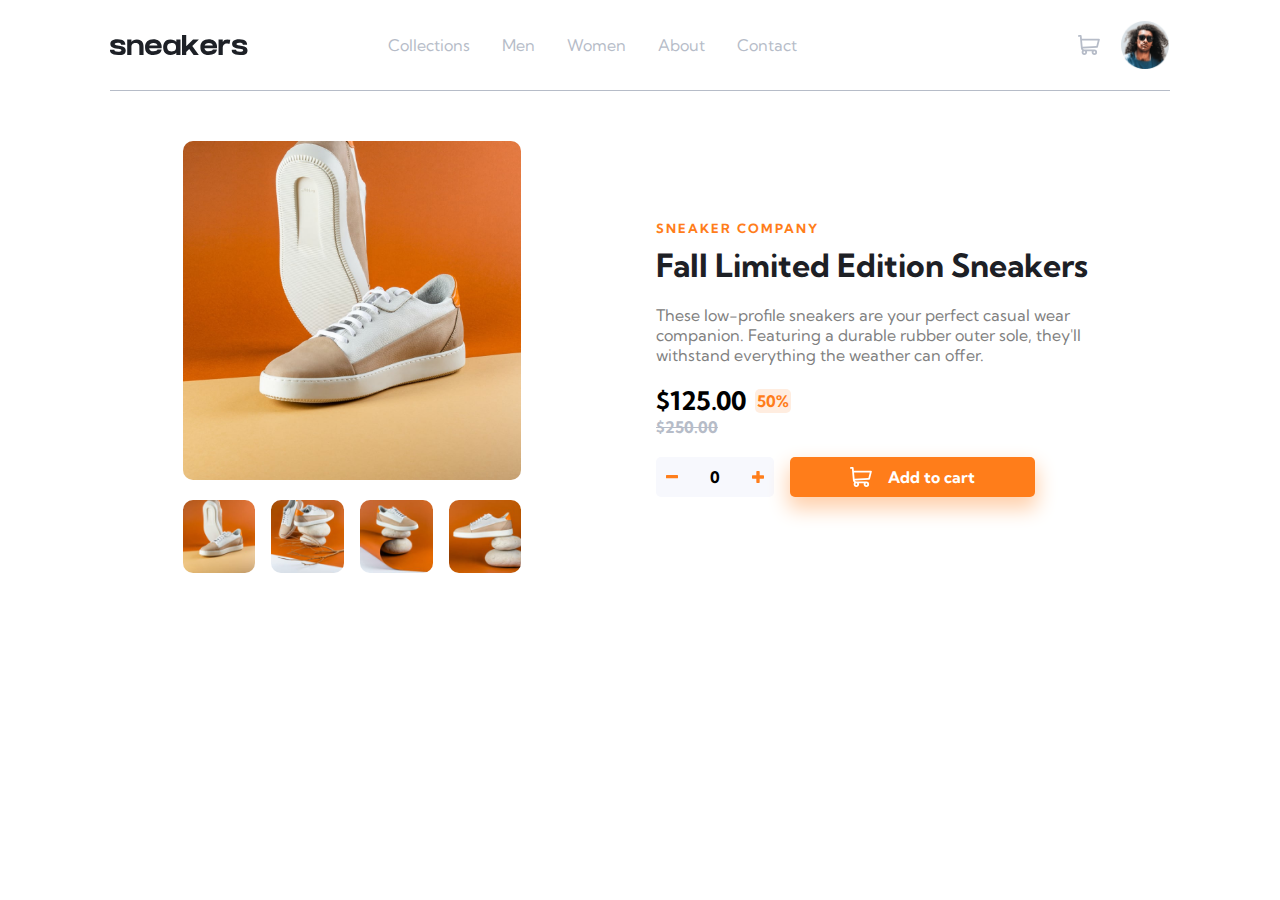
<file: ecommerce-product-page-main/index.html>
<!DOCTYPE html>
<html lang="en">
<head>
  <meta charset="UTF-8">
  <meta name="viewport" content="width=device-width, initial-scale=1.0"> 
  <link rel="icon" type="image/png" sizes="32x32" href="./images/favicon-32x32.png">
  <title>Frontend Mentor | E-commerce product page</title>
  <link rel="stylesheet" href="style.css">
  <script src="script.js" defer></script>
</head>
<body data-menu="close">
  <header>
    <nav>
      <img src="./images/icon-menu.svg" alt="Open Menu Btn" class="menu open-btn" />
  
      <img src="./images/logo.svg" alt="Logo" class="logo" />
  
      <ul class="nav-links">
        <img src="./images/icon-close.svg" alt="Close Menu Btn" class="menu close-btn" />
        <li><a href="#">Collections</a></li>
        <li><a href="#">Men</a></li>
        <li><a href="#">Women</a></li>
        <li><a href="#">About</a></li>
        <li><a href="#">Contact</a></li>
      </ul>
      
      <div class="mini-menu">
        <svg width="22" height="20" xmlns="http://www.w3.org/2000/svg" class="cart-icon">
          <path d="M20.925 3.641H3.863L3.61.816A.896.896 0 0 0 2.717 0H.897a.896.896 0 1 0 0 1.792h1l1.031 11.483c.073.828.52 1.726 1.291 2.336C2.83 17.385 4.099 20 6.359 20c1.875 0 3.197-1.87 2.554-3.642h4.905c-.642 1.77.677 3.642 2.555 3.642a2.72 2.72 0 0 0 2.717-2.717 2.72 2.72 0 0 0-2.717-2.717H6.365c-.681 0-1.274-.41-1.53-1.009l14.321-.842a.896.896 0 0 0 .817-.677l1.821-7.283a.897.897 0 0 0-.87-1.114ZM6.358 18.208a.926.926 0 0 1 0-1.85.926.926 0 0 1 0 1.85Zm10.015 0a.926.926 0 0 1 0-1.85.926.926 0 0 1 0 1.85Zm2.021-7.243-13.8.81-.57-6.341h15.753l-1.383 5.53Z" fill-rule="nonzero" />
        </svg>
        
        <div class="user">
          <img src="./images/image-avatar.png" alt="Avatar" class="avatar" /> 
        </div>
      </div>
      
      <div class="cart">
        <h3 class="cart__title">Cart</h3>
          
        <div class="products">
          <p class="void">Your cart is empty.</p> 
        
          <ul class="elements">
           
          </ul>
        </div>     
      </div>
    </nav>
  </header>

  <main>
    <div class="img-gallery">
      <div class="gallery-commands previous">
        <svg width="12" height="18" xmlns="http://www.w3.org/2000/svg">
          <path d="M11 1 3 9l8 8" stroke="#1D2026" stroke-width="3" fill="none" fill-rule="evenodd" />
        </svg>
      </div>

      <img src="./images/image-product-1.jpg" alt="Main Image" class="main-img" />
    
      <div class="gallery-commands next">
        <svg width="13" height="18" xmlns="http://www.w3.org/2000/svg">
          <path d="m2 1 8 8-8 8" stroke="#1D2026" stroke-width="3" fill="none" fill-rule="evenodd" />
        </svg>
      </div>

      <div class="thumbnail-images">
        <a href="#">
          <img src="./images/image-product-1-thumbnail.jpg" alt="Image of Thumbnail" class="thumb" />
        </a>
        <a href="#">
          <img src="./images/image-product-2-thumbnail.jpg" alt="Image of Thumbnail" class="thumb" />
        </a>
        <a href="#">
          <img src="./images/image-product-3-thumbnail.jpg" alt="Image of Thumbnail" class="thumb" />
        </a>
        <a href="#">
          <img src="./images/image-product-4-thumbnail.jpg" alt="Image of Thumbnail" class="thumb" />
        </a>
      </div>
    </div>

    <div class="main-content">
      <h1 class="title">Fall Limited Edition Sneakers</h1>
      <p class="desc">These low-profile sneakers are your perfect casual wear companion. Featuring a durable rubber outer sole, they'll withstand everything the weather can offer.</p>
    
      <p class="price">$125.00</p>

      <div class="commands">
        <div class="counter">
          <img src="./images/icon-minus.svg" alt="Minus icon" class="minus-btn" />
          <span class="number">0</span>
          <img src="./images/icon-plus.svg" alt="Plus icon" class="plus-btn" />
        </div>

        <div class="btn-add-to">
          <svg width="22" height="20" xmlns="http://www.w3.org/2000/svg">
            <path d="M20.925 3.641H3.863L3.61.816A.896.896 0 0 0 2.717 0H.897a.896.896 0 1 0 0 1.792h1l1.031 11.483c.073.828.52 1.726 1.291 2.336C2.83 17.385 4.099 20 6.359 20c1.875 0 3.197-1.87 2.554-3.642h4.905c-.642 1.77.677 3.642 2.555 3.642a2.72 2.72 0 0 0 2.717-2.717 2.72 2.72 0 0 0-2.717-2.717H6.365c-.681 0-1.274-.41-1.53-1.009l14.321-.842a.896.896 0 0 0 .817-.677l1.821-7.283a.897.897 0 0 0-.87-1.114ZM6.358 18.208a.926.926 0 0 1 0-1.85.926.926 0 0 1 0 1.85Zm10.015 0a.926.926 0 0 1 0-1.85.926.926 0 0 1 0 1.85Zm2.021-7.243-13.8.81-.57-6.341h15.753l-1.383 5.53Z" fill-rule="nonzero" />
          </svg>

          <p>Add to cart</p>
        </div>
      </div>
    </div>
  </main>

  <section>
    <div class="container">
      <svg width="14" height="15" xmlns="http://www.w3.org/2000/svg" class="close-btn">
        <path d="m11.596.782 2.122 2.122L9.12 7.499l4.597 4.597-2.122 2.122L7 9.62l-4.595 4.597-2.122-2.122L4.878 7.5.282 2.904 2.404.782l4.595 4.596L11.596.782Z" fill-rule="evenodd" />
      </svg>
  
      <div class="img-gallery">
        <div class="gallery-commands previous">
          <svg width="12" height="18" xmlns="http://www.w3.org/2000/svg">
            <path d="M11 1 3 9l8 8" stroke="#1D2026" stroke-width="3" fill="none" fill-rule="evenodd" />
          </svg>
        </div>
  
        <img src="./images/image-product-1.jpg" alt="Main Image" class="main-img" />
      
        <div class="gallery-commands next">
          <svg width="13" height="18" xmlns="http://www.w3.org/2000/svg">
            <path d="m2 1 8 8-8 8" stroke="#1D2026" stroke-width="3" fill="none" fill-rule="evenodd" />
          </svg>
        </div>
  
        <div class="thumbnail-images">
          <a href="#">
            <img src="./images/image-product-1-thumbnail.jpg" alt="Image of Thumbnail" class="thumb" />
          </a>
          <a href="#">
            <img src="./images/image-product-2-thumbnail.jpg" alt="Image of Thumbnail" class="thumb" />
          </a>
          <a href="#">
            <img src="./images/image-product-3-thumbnail.jpg" alt="Image of Thumbnail" class="thumb" />
          </a>
          <a href="#">
            <img src="./images/image-product-4-thumbnail.jpg" alt="Image of Thumbnail" class="thumb" />
          </a>
        </div>
      </div>
    </div>
  </section>
</body>
</html>
</file>
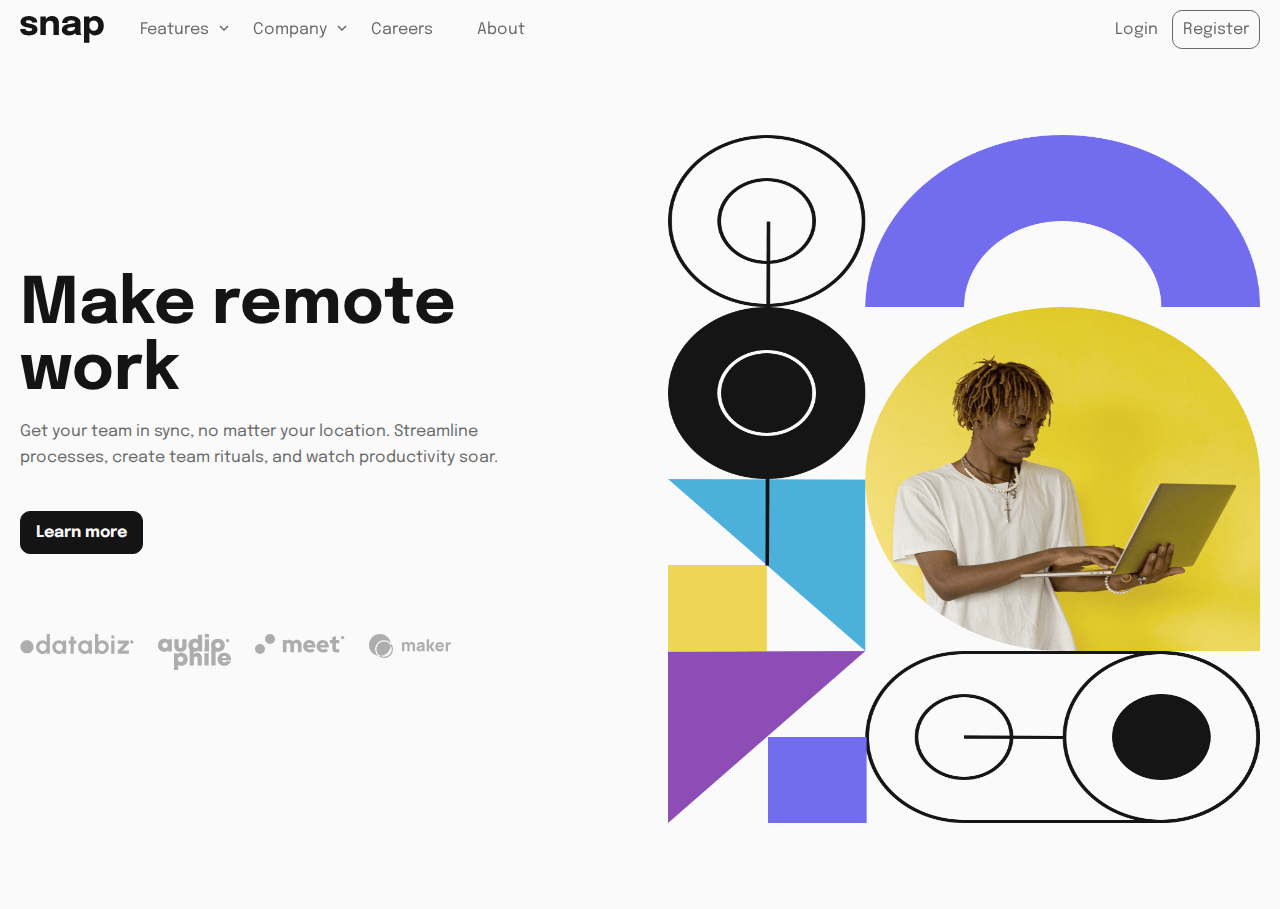
<file: Intro section with dropdown navigation/index.html>
<!DOCTYPE html>
<html lang="en">
<head>
  <meta charset="UTF-8">
  <meta http-equiv="X-UA-Compatible" content="IE=edge">
  <meta name="viewport" content="width=device-width, initial-scale=1.0">
  <title>Intro section with dropdown navigation</title>
  <link rel="stylesheet" href="style.css">
  <script src="script.js" defer></script>
</head>
<body data-before="false">
  <!-- Main -->
  <main>
    <!-- Header -->
    <header>
      <img src="./images/logo.svg" alt="Logo" class="logo">

      <img src="./images/icon-menu.svg" alt="" class="menu open">

      <nav>
        <img src="./images/icon-close-menu.svg" alt="" class="menu close">

        <ul class="navbar">
          <li class="nav-elements">
            <a href="#" class="nav-links" data-arrow="down">Features</a>

            <ul class="dropdown">
              <li>
                <a href="#">
                  <img src="./images//icon-todo.svg" alt="" class="icons">
                  Todo List
                </a>
              </li>

              <li>
                <a href="#">
                  <img src="./images//icon-calendar.svg" alt="" class="icons">
                  Calendar
                </a>
              </li>

              <li>
                <a href="#">
                  <img src="./images//icon-reminders.svg" alt="" class="icons">
                  Reminders
                </a>
              </li>

              <li>
                <a href="#">
                  <img src="./images//icon-planning.svg" alt="" class="icons">
                  Planning
                </a>
              </li>
            </ul>
          </li>

          <li class="nav-elements">
            <a href="#" class="nav-links" data-arrow="down">Company</a>

            <ul class="dropdown">
              <li><a href="#">History</a></li>
              <li><a href="#">Our Team</a></li>
              <li><a href="#">Blog</a></li>
            </ul>
          </li>

          <li class="nav-elements">
            <a href="#" class="nav-links">Careers</a>
          </li>

          <li class="nav-elements">
            <a href="#" class="nav-links">About</a>
          </li>
        </ul>
      </nav>

      <div class="btn-container">
        <div class="btn login">Login</div>
        <button class="btn register">Register</button>
      </div>
    </header>

    <div class="container">
      <img alt="" class="main__image">
      
      <div class="wrapper">
        <div class="main__content">
          <h1 class="title">Make remote work</h1>
          <p class="desc">Get your team in sync, no matter your location. Streamline processes, create team rituals, and watch productivity soar.</p>
          <button class="learn-more">Learn more</button>
        </div>
    
        <div class="sponsors">
          <img src="./images/client-databiz.svg" alt="" class="sponsor">
          <img src="./images/client-audiophile.svg" alt="" class="sponsor">
          <img src="./images/client-meet.svg" alt="" class="sponsor">
          <img src="./images/client-maker.svg" alt="" class="sponsor">
        </div>
      </div>    
    </div>
  </main>
  
</body>
</html>
</file>
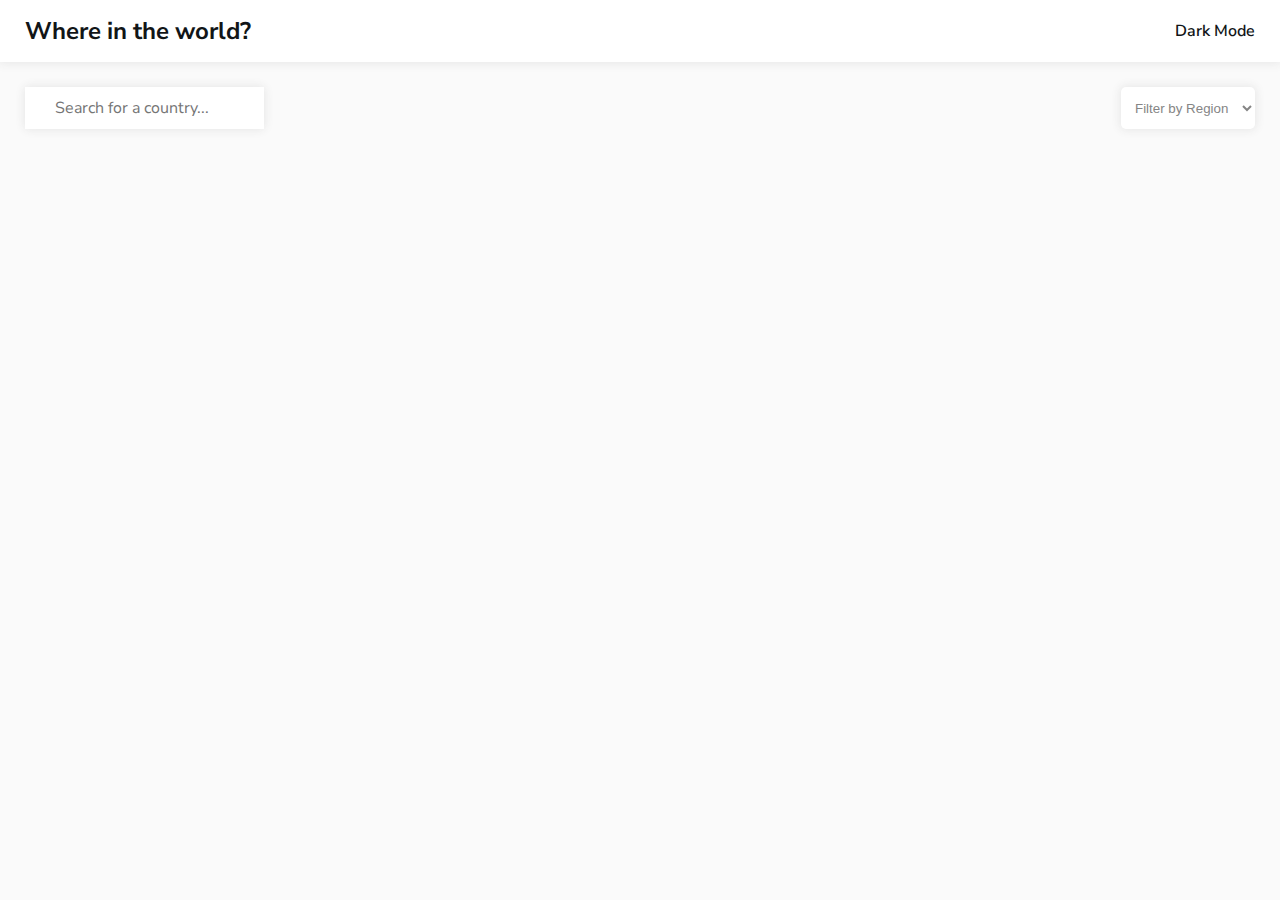
<file: rest-countries-api-with-color-theme-switcher-master/index.html>
<!DOCTYPE html>
<html lang="en">
<head>
    <meta charset="UTF-8">
    <meta http-equiv="X-UA-Compatible" content="IE=edge">
    <meta name="viewport" content="width=device-width, initial-scale=1.0">
    <title>Rest Countries Api | Giovanni Cappelletto</title>
    <link rel="stylesheet" href="https://cdnjs.cloudflare.com/ajax/libs/font-awesome/6.1.1/css/all.min.css" integrity="sha512-KfkfwYDsLkIlwQp6LFnl8zNdLGxu9YAA1QvwINks4PhcElQSvqcyVLLD9aMhXd13uQjoXtEKNosOWaZqXgel0g==" crossorigin="anonymous" referrerpolicy="no-referrer" />
    <link rel="stylesheet" href="style.css">
    <script src="script.js" defer></script>
</head>
<body>
    <header>
        <h1 class="title">Where in the world?</h1>
        <button class="header__btn">
            <i class="fa-solid fa-moon"></i>
            <p>Dark Mode</p>  
        </button>
    </header>

    <main>
        <nav>
            <form>
                <label for="research">
                    <i class="fa-solid fa-magnifying-glass icon"></i>
                </label>
                <input type="text" placeholder="Search for a country..." class="research" id="research">
            </form>
            
            <select name="dropdown" class="dropdown">
                <option selected>Filter by Region</option>
                <option value="Africa">Africa</option>
                <option value="America">Americas</option>
                <option value="Asia">Asia</option>
                <option value="Europe">Europe</option>
                <option value="Oceania">Oceania</option>
                <option value="Antarctic">Antarctic</option>
            </select>
        </nav>

        <div class="cards"></div>
    </main>
</body>
</html>
</file>
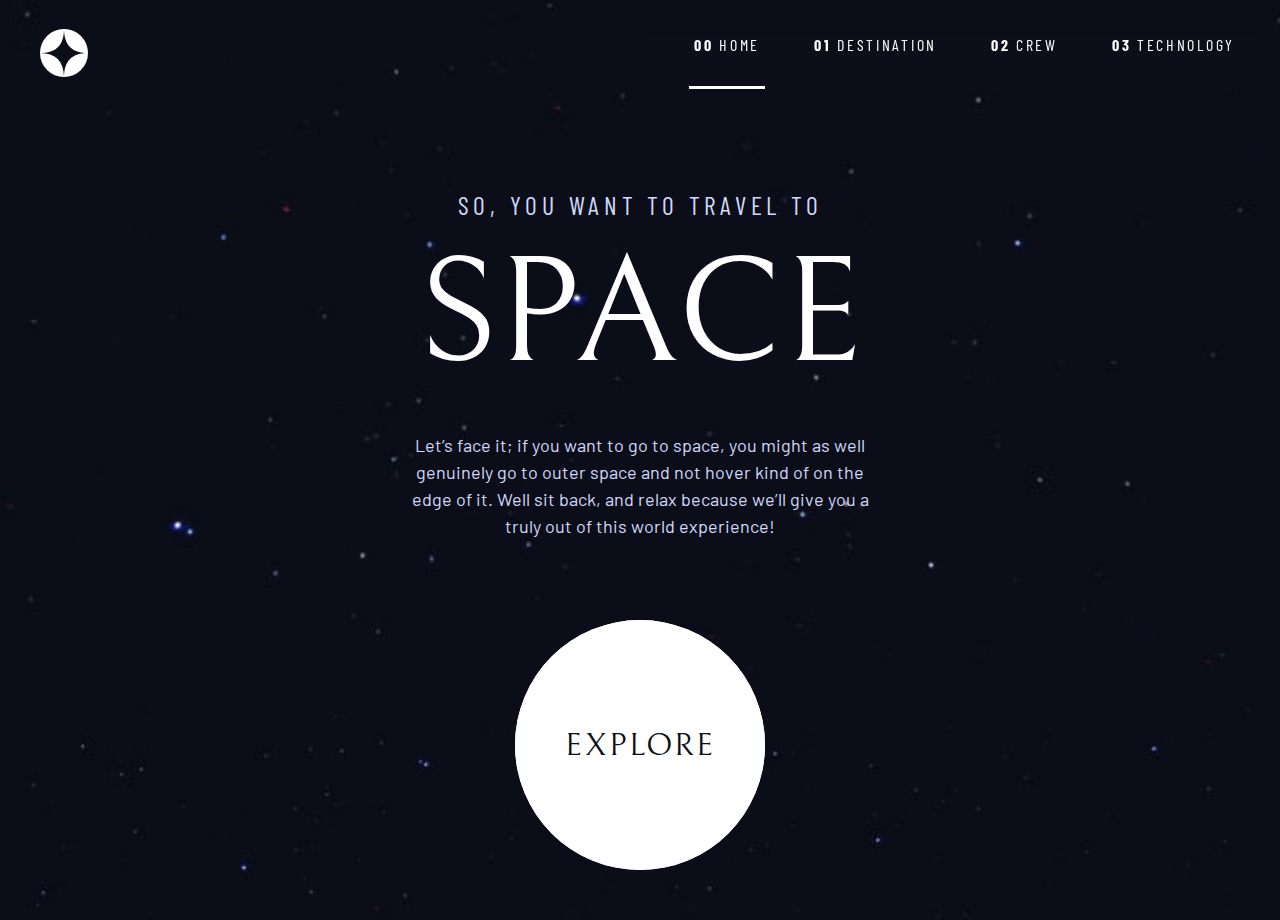
<file: space-tourism-website-main/index.html>
<!DOCTYPE html>
<html lang="en">
<head>
  <meta charset="UTF-8">
  <meta name="viewport" content="width=device-width, initial-scale=1.0">
  <link rel="icon" type="image/png" sizes="32x32" href="./assets/favicon-32x32.png">
  <title>Frontend Mentor | Space tourism website</title>
  <link rel="stylesheet" href="navigation.css">
  <link rel="stylesheet" href="index.css">
  <script src="navigation.js" defer></script>
</head>
<body>
  <header>
    <a href="index.html">
      <svg xmlns="http://www.w3.org/2000/svg" width="48" height="48" class="logo">
        <g fill="none" fill-rule="evenodd">
          <circle cx="24" cy="24" r="24" fill="#FFF" />
          <path fill="#0B0D17" d="M24 0c0 16-8 24-24 24 15.718.114 23.718 8.114 24 24 0-16 8-24 24-24-16 0-24-8-24-24z"/>
        </g>
      </svg>
    </a>

    <svg xmlns="http://www.w3.org/2000/svg" width="24" height="21" class="hamburger-btn open-btn">
      <g fill="#D0D6F9" fill-rule="evenodd">
        <path d="M0 0h24v3H0zM0 9h24v3H0zM0 18h24v3H0z" />
      </g>
    </svg>

    <nav>
      <svg xmlns="http://www.w3.org/2000/svg" width="20" height="21" class="hamburger-btn close-btn">
        <g fill="#D0D6F9" fill-rule="evenodd">
          <path d="M2.575.954l16.97 16.97-2.12 2.122L.455 3.076z" />
          <path d="M.454 17.925L17.424.955l2.122 2.12-16.97 16.97z" />
        </g>
      </svg>

      <ul class="nav-links">
        <li>
          <a href="index.html" class="active"><span data-visible="true">00</span> HOME</a>
        </li>
        <li>
          <a href="destination.html"><span data-visible="true">01</span> DESTINATION</a>
        </li>
        <li>
          <a href="crew.html"><span data-visible="true">02</span> CREW</a>
        </li>
        <li>
          <a href="technology.html"><span data-visible="true">03</span> TECHNOLOGY</a>
        </li>
      </ul>
    </nav>
  </header>

  <main>
    <div class="text-container">
      <h5 class="subtitle">So, you want to travel to</h5>
      <h1 class="title">Space</h1>
      <p class="desc">Let’s face it; if you want to go to space, you might as well genuinely go to 
        outer space and not hover kind of on the edge of it. Well sit back, and relax 
        because we’ll give you a truly out of this world experience!</p>
    </div>

    <div class="btn">
      <a href="#">Explore</a>
    </div>
  </main>
</body>
</html>
</file>
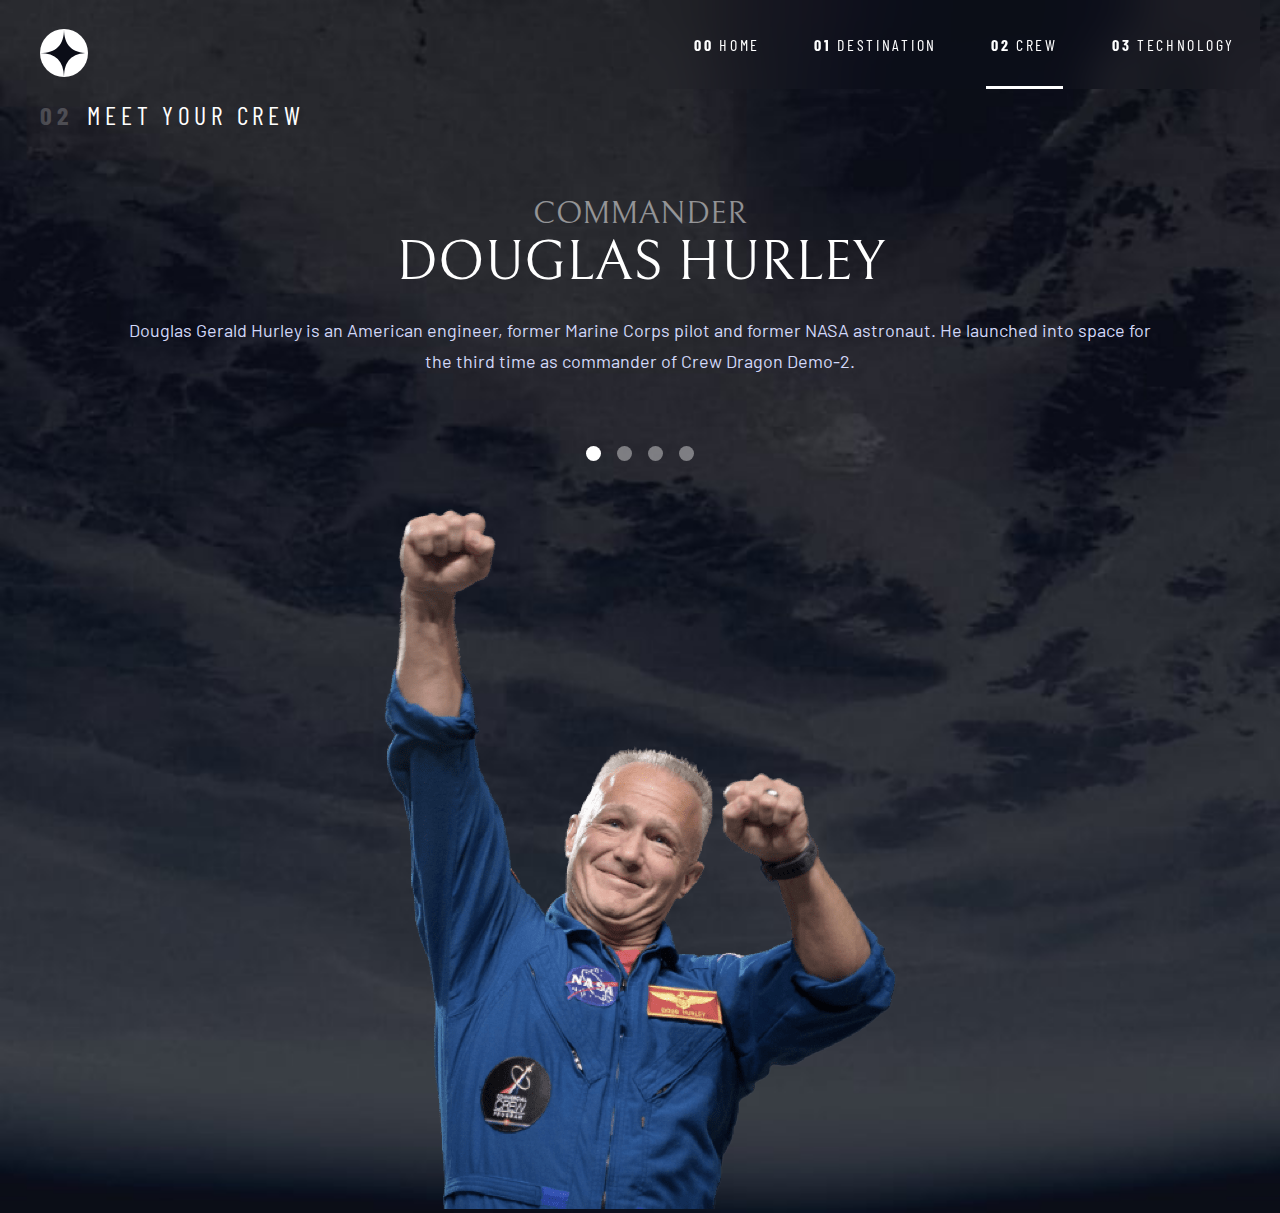
<file: space-tourism-website-main/crew.html>
<!DOCTYPE html>
<html lang="en">
<head>
  <meta charset="UTF-8">
  <meta name="viewport" content="width=device-width, initial-scale=1.0">
  <link rel="icon" type="image/png" sizes="32x32" href="./assets/favicon-32x32.png">
  <title>Frontend Mentor | Space tourism website</title>
  <link rel="stylesheet" href="navigation.css">
  <link rel="stylesheet" href="crew.css">
  <script src="navigation.js" defer></script>
  <script src="crew.js" defer></script>
</head>
<body>
  <header>
    <a href="index.html">
      <svg xmlns="http://www.w3.org/2000/svg" width="48" height="48" class="logo">
        <g fill="none" fill-rule="evenodd">
          <circle cx="24" cy="24" r="24" fill="#FFF" />
          <path fill="#0B0D17" d="M24 0c0 16-8 24-24 24 15.718.114 23.718 8.114 24 24 0-16 8-24 24-24-16 0-24-8-24-24z"/>
        </g>
      </svg>
    </a>
    
    <svg xmlns="http://www.w3.org/2000/svg" width="24" height="21" class="hamburger-btn open-btn">
      <g fill="#D0D6F9" fill-rule="evenodd">
        <path d="M0 0h24v3H0zM0 9h24v3H0zM0 18h24v3H0z" />
      </g>
    </svg>
    
    <nav>
      <svg xmlns="http://www.w3.org/2000/svg" width="20" height="21" class="hamburger-btn close-btn">
        <g fill="#D0D6F9" fill-rule="evenodd">
          <path d="M2.575.954l16.97 16.97-2.12 2.122L.455 3.076z" />
          <path d="M.454 17.925L17.424.955l2.122 2.12-16.97 16.97z" />
        </g>
      </svg>
    
      <ul class="nav-links">
        <li>
          <a href="index.html"><span data-visible="true">00</span> HOME</a>
        </li>
        <li>
          <a href="destination.html"><span data-visible="true">01</span> DESTINATION</a>
        </li>
        <li>
          <a href="crew.html" class="active"><span data-visible="true">02</span> CREW</a>
        </li>
        <li>
          <a href="technology.html"><span data-visible="true">03</span> TECHNOLOGY</a>
        </li>
      </ul>
    </nav>
  </header>    
  
  <main>
    <h5 class="section"><span>02</span>MEET YOUR CREW</h5>
    
    <div class="container">
      <figure>
        <img src="./assets/crew/image-douglas-hurley.png" alt="Planet Image" class="person">
      </figure>
  
      <div class="wrapper">
        <h2 class="title" data-content="commander">Douglas Hurley</h2>
        <p class="desc">Douglas Gerald Hurley is an American engineer, former Marine Corps pilot and former NASA astronaut. He launched into space for the third time as commander of Crew Dragon Demo-2.</p>
    
        <div class="dot-list">
          <a href="#" class="dot dot-0 focused"></a>
          <a href="#" class="dot dot-1"></a>
          <a href="#" class="dot dot-2"></a>
          <a href="#" class="dot dot-3"></a>
        </div>
      </div>
    </div>

  </main>
</body>
</html>
</file>
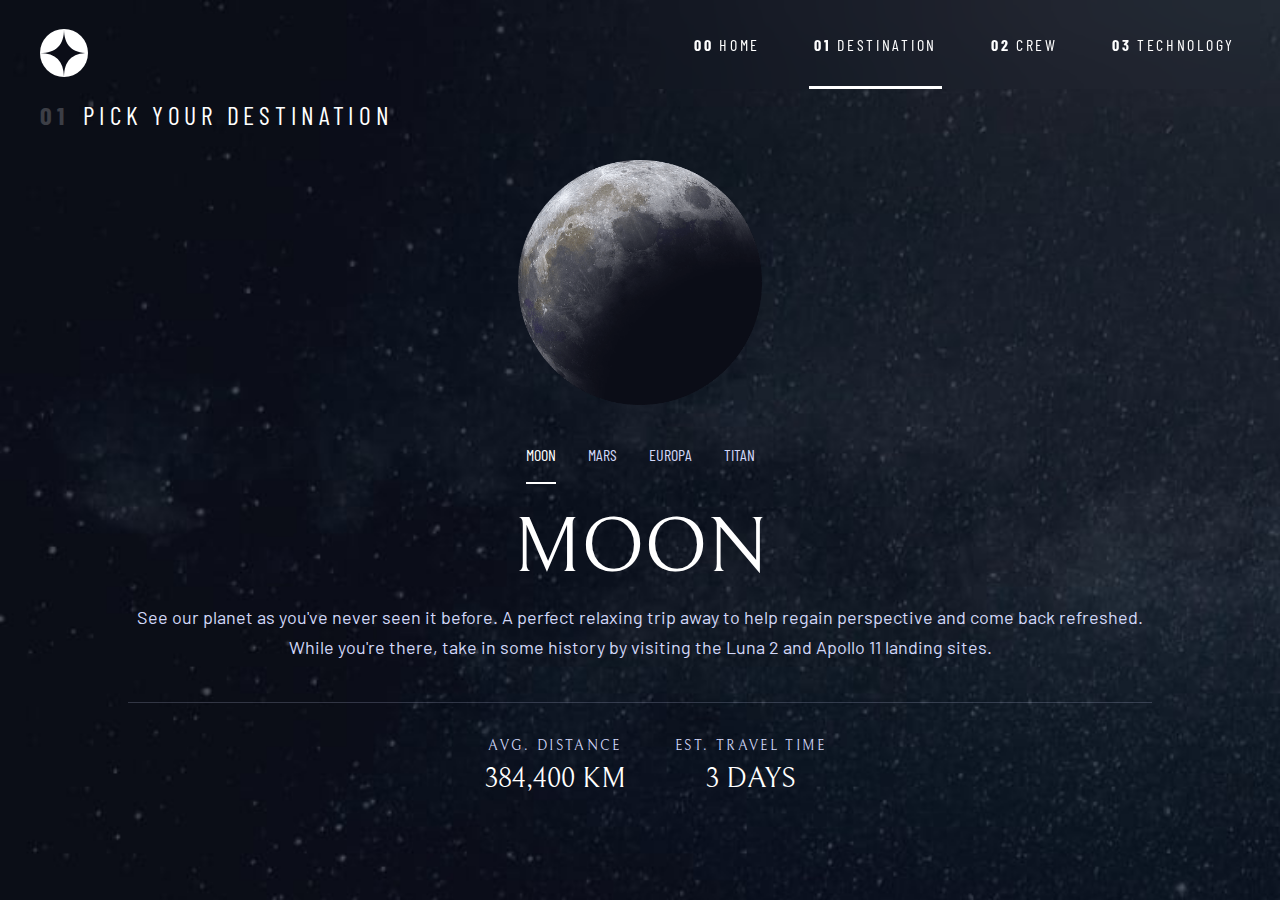
<file: space-tourism-website-main/destination.html>
<!DOCTYPE html>
<html lang="en">
<head>
  <meta charset="UTF-8">
  <meta name="viewport" content="width=device-width, initial-scale=1.0">
  <link rel="icon" type="image/png" sizes="32x32" href="./assets/favicon-32x32.png">
  <title>Frontend Mentor | Space tourism website</title>
  <link rel="stylesheet" href="navigation.css">
  <link rel="stylesheet" href="destination.css">
  <script src="navigation.js" defer></script>
  <script src="destination.js" defer></script>
</head>
<body>
  <header>
    <a href="index.html">
      <svg xmlns="http://www.w3.org/2000/svg" width="48" height="48" class="logo">
        <g fill="none" fill-rule="evenodd">
          <circle cx="24" cy="24" r="24" fill="#FFF" />
          <path fill="#0B0D17" d="M24 0c0 16-8 24-24 24 15.718.114 23.718 8.114 24 24 0-16 8-24 24-24-16 0-24-8-24-24z"/>
        </g>
      </svg>
    </a>
    
    <svg xmlns="http://www.w3.org/2000/svg" width="24" height="21" class="hamburger-btn open-btn">
      <g fill="#D0D6F9" fill-rule="evenodd">
        <path d="M0 0h24v3H0zM0 9h24v3H0zM0 18h24v3H0z" />
      </g>
    </svg>
    
    <nav>
      <svg xmlns="http://www.w3.org/2000/svg" width="20" height="21" class="hamburger-btn close-btn">
        <g fill="#D0D6F9" fill-rule="evenodd">
          <path d="M2.575.954l16.97 16.97-2.12 2.122L.455 3.076z" />
          <path d="M.454 17.925L17.424.955l2.122 2.12-16.97 16.97z" />
        </g>
      </svg>
    
      <ul class="nav-links">
        <li>
          <a href="index.html"><span data-visible="true">00</span> HOME</a>
        </li>
        <li>
          <a href="destination.html" class="active"><span data-visible="true">01</span> DESTINATION</a>
        </li>
        <li>
          <a href="crew.html"><span data-visible="true">02</span> CREW</a>
        </li>
        <li>
          <a href="technology.html"><span data-visible="true">03</span> TECHNOLOGY</a>
        </li>
      </ul>
    </nav>
  </header>    
  
  <main>
    <h5 class="section"><span>01</span>PICK YOUR DESTINATION</h5>

    <div class="container">
      <figure>
        <img src="./assets/destination/image-moon.png" alt="Planet Image" class="planet">
      </figure>
      
      <div class="wrapper">
        <ul class="planet-list">
          <li>
            <a href="#" class="focused">Moon</a>
          </li>
          <li>
            <a href="#">Mars</a>
          </li>
          <li>
            <a href="#">Europa</a>
          </li>
          <li>
            <a href="#">Titan</a>
          </li>
        </ul>

        <h2 class="title">Moon</h2>
        <p class="desc">See our planet as you've never seen it before. A perfect relaxing trip away to help regain perspective and come back refreshed. While you're there, take in some history by visiting the Luna 2 and Apollo 11 landing sites.</p>
        
        <div class="info-container">
          <span class="distance">384,400 KM</span>
          <span class="time">3 DAYS</span>
        </div>
      </div>
    </div>
  </main>

</body>
</html>
</file>
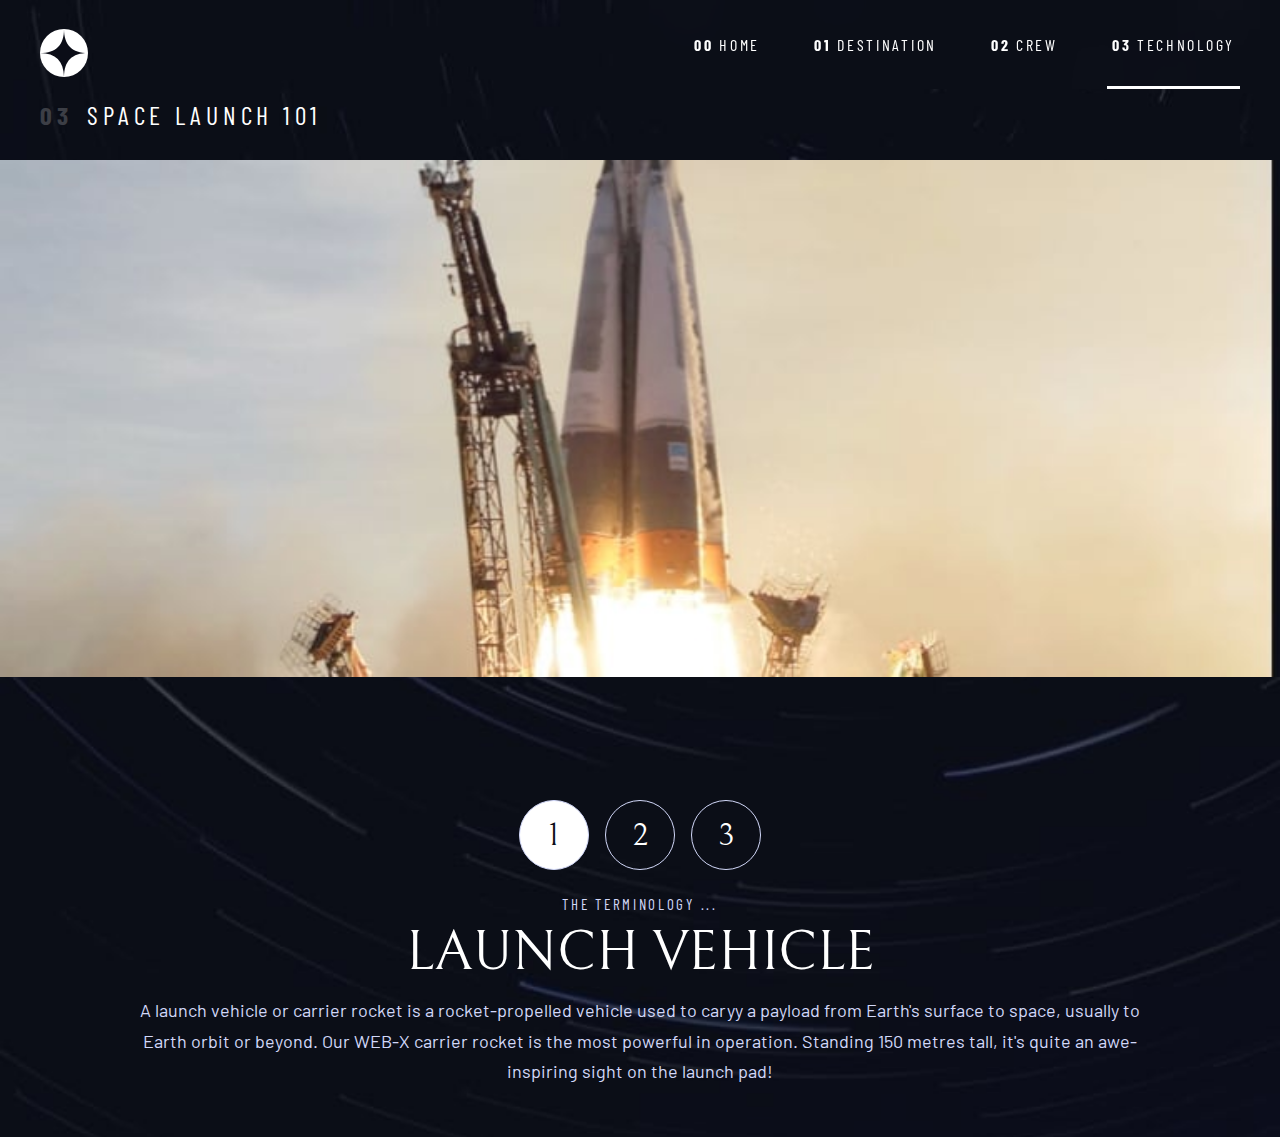
<file: space-tourism-website-main/technology.html>
<!DOCTYPE html>
<html lang="en">
<head>
  <meta charset="UTF-8">
  <meta name="viewport" content="width=device-width, initial-scale=1.0">
  <link rel="icon" type="image/png" sizes="32x32" href="./assets/favicon-32x32.png">
  <title>Frontend Mentor | Space tourism website</title>
  <link rel="stylesheet" href="navigation.css">
  <link rel="stylesheet" href="technology.css">
  <script src="navigation.js" defer></script>
  <script src="technology.js" defer></script>
</head>
<body>
  <header>
    <a href="index.html">
      <svg xmlns="http://www.w3.org/2000/svg" width="48" height="48" class="logo">
        <g fill="none" fill-rule="evenodd">
          <circle cx="24" cy="24" r="24" fill="#FFF" />
          <path fill="#0B0D17" d="M24 0c0 16-8 24-24 24 15.718.114 23.718 8.114 24 24 0-16 8-24 24-24-16 0-24-8-24-24z"/>
        </g>
      </svg>
    </a>
        
    <svg xmlns="http://www.w3.org/2000/svg" width="24" height="21" class="hamburger-btn open-btn">
      <g fill="#D0D6F9" fill-rule="evenodd">
        <path d="M0 0h24v3H0zM0 9h24v3H0zM0 18h24v3H0z" />
        </g>
    </svg>
        
    <nav>
      <svg xmlns="http://www.w3.org/2000/svg" width="20" height="21" class="hamburger-btn close-btn">
        <g fill="#D0D6F9" fill-rule="evenodd">
          <path d="M2.575.954l16.97 16.97-2.12 2.122L.455 3.076z" />
          <path d="M.454 17.925L17.424.955l2.122 2.12-16.97 16.97z" />
        </g>
      </svg>
        
      <ul class="nav-links">
        <li>
          <a href="index.html"><span data-visible="true">00</span> HOME</a>
        </li>
        <li>
          <a href="destination.html"><span data-visible="true">01</span> DESTINATION</a>
        </li>
        <li>
          <a href="crew.html"><span data-visible="true">02</span> CREW</a>
        </li>
        <li>
          <a href="technology.html" class="active"><span data-visible="true">03</span> TECHNOLOGY</a>
        </li>
      </ul>
    </nav>
  </header>

  <main>
    <h5 class="section"><span>03</span>SPACE LAUNCH 101</h5>

    <div class="container">
      <div class="image"></div>

      <div class="wrapper">
        <div class="list">
          <span class="focused">1</span>
          <span>2</span>
          <span>3</span>
        </div>

        <div class="text-container">
          <h2 class="title">Launch Vehicle</h2>
          <p class="desc">A launch vehicle or carrier rocket is a rocket-propelled vehicle used to caryy a payload from Earth's surface to space, usually to Earth orbit or beyond. Our WEB-X carrier rocket is the most powerful in operation. Standing 150 metres tall, it's quite an awe-inspiring sight on the launch pad!</p>
        </div>
      </div>
    </div>
  </main>

</body>
</html>
</file>
<file: ecommerce-product-page-main/style.css>
@import url('https://fonts.googleapis.com/css2?family=Kumbh+Sans:wght@400;700&display=swap');

* {
    margin: 0; 
    padding: 0; 
    box-sizing: border-box; 
}

:root {
    --orange: hsl(26, 100%, 55%); 
    --pale-orange: hsl(25, 100%, 94%);
    --very-dark-blue: hsl(220, 13%, 13%);
    --dark-grayish-blue: hsl(220, 14%, 75%);
    --light-grayish-blue: hsl(223, 64% , 98%);
    --white: hsl(0, 0%, 100%);
    --black: hsl(0, 0%, 0%);
}

body {
    font-family: 'Kumbh Sans', sans-serif;
}

body::before {
    content: ''; 
    background-color: var(--black);
    opacity: 0;
    position: absolute;
    inset: 0; 
    z-index: -10;
    transition: opacity .25s linear; 
}

body[data-menu="open"]::before {
    content: ''; 
    z-index: 5;
    opacity: .5; 
}

nav {
    display: grid;
    grid-template-columns: repeat(3, auto);
    align-items: center;
    justify-content: space-between;
    margin-inline: 30px; 
    padding-block: 20px; 
}

.menu {
    cursor: pointer; 
}

.logo {
    cursor: pointer;
}

.nav-links {
    background-color: var(--white);
    position: fixed; 
    inset: 0 30vw 0 0;
    z-index: 5; 
    transform: translateX(-200%); 
    transition: transform .25s linear; 
}

.nav-links.active {
    transform: translateX(0%);
}

.nav-links li {
    margin: 0 40px;
    list-style-type: none; 
}

.nav-links li a {
    text-decoration: none; 
    font-weight: bold;
    display: block;
    padding: 10px 0;
    color: var(--very-dark-blue);
    transition: color .25s linear; 
}

.nav-links li a:hover {
    color: var(--black);
}

.close-btn {
    margin: 40px 40px 10px;
}

.mini-menu {
    display: flex; 
    align-items: center;
    justify-content: space-around;
    gap: 20px; 
}

.cart-icon {
    cursor: pointer;
    position: relative;
    fill: var(--dark-grayish-blue);
    transition: fill 125ms linear; 
}

.cart-icon:hover {
    fill: var(--very-dark-blue); 
}

.user {
    position: relative;
    display: grid; 
    place-items: center; 
    border-radius: 50%;
    width: 50px;
    height: 50px;
    transition: background .25s ease-in;
}

.user:hover {
    background-color: var(--orange);
}

.avatar {
    cursor: pointer;
    width: 95%;
    height: 95%;
}

.cart {
    background-color: var(--white); 
    position: absolute;
    top: 100px;
    left: 50%; 
    transform: translateX(-50%);
    width: 300px;
    height: 250px;
    border-radius: 5px; 
    box-shadow: 0 2px 10px 1px var(--dark-grayish-blue);
    opacity: 0; 
    pointer-events: none;
    z-index: 2; 
    transition: opacity 125ms linear; 
}  

.cart.active {
    opacity: 1; 
    pointer-events: all;
}

.cart__title {
    padding: 15px 20px; 
    display: block;
    border-bottom: 1px solid var(--dark-grayish-blue);
}

.products {
    display: grid;
    place-items: center; 
    height: 200px; 
    overflow: scroll
}

.void {
    color: var(--dark-grayish-blue);
    font-weight: 700;
}

.elements li {
    list-style-type: none; 
    position: relative; 
    display: flex; 
    align-items: center;
    justify-content: space-between;
    gap: 1rem; 
    margin: 20px; 
}

.elem-img {
    width: 50px;
    border-radius: 5px; 
}

.delete-btn {
    cursor: pointer;
}

.info-container p {
    color: var(--dark-grayish-blue);
}

.info-container .title {
    margin-block-end: 5px;
}

.total-price {
    color: var(--black); 
    font-weight: 700; 
}

.purchase-btn {
    display: block; 
    margin: 20px auto; 
    width: min-content;
    cursor: pointer;
    background-color: var(--orange);
    color: var(--white);
    padding: 10px 20px; 
    font-weight: 700; 
    border-radius: 10px;  
}

main {
    display: flex;
    align-items: center;
    flex-direction: column;
    gap: 2rem;  
}

.img-gallery, 
.main-content {
    flex: 1; 
}

.img-gallery {
    position: relative;
}

.main-content {
    margin-inline: 30px; 
}

.gallery-commands {
    display: grid;
    place-items: center;
    background-color: var(--white); 
    width: 40px;
    height: 40px; 
    border-radius: 50%;
    position: absolute; 
    top: 50%; 
    margin-inline: 20px;
    transform: translateY(-50%);
    cursor: pointer;
    z-index: 2; 
}

.next {
    right: 0;
}

.previous svg {
    transform: translateX(-2px); 
}

.main-img {
    width: 100%;
}

.thumbnail-images {
    display: none; 
}

.main-content .title {
    color: var(--very-dark-blue);
    position: relative;
    padding-block-start: 25px;
}

.main-content .title::before {
    content: 'SNEAKER COMPANY'; 
    color: var(--orange); 
    position: absolute; 
    top: 0;
    left: 0;
    font-size: .8rem;
    letter-spacing: 2px;
}

.main-content .desc {
    color: hsl(0, 0%, 50%);
    margin-block: 20px; 
}

.main-content .price {
    font-weight: 700; 
    font-size: 1.6rem;
    position: relative; 
    width: min-content;
}

.main-content .price::before,
.main-content .price::after {
    font-size: 1rem;
    position: absolute;
}

.main-content .price::before {
    content: '50%'; 
    right: -45px;
    top: 50%; 
    transform: translateY(-50%);
    color: var(--orange);
    background-color: var(--pale-orange);
    padding: 2px;
    border-radius: 5px;  
}

.main-content .price::after {
    content: '$250.00'; 
    position: absolute;
    top: 100%;
    left: 0; 
    color: var(--dark-grayish-blue); 
    text-decoration: line-through;
}

.commands {
    display: flex; 
    align-items: center;
    flex-wrap: wrap;
    gap: 1rem; 
    margin-block-start: 40px; 
}

.counter {
    background-color: var(--light-grayish-blue);
    width: max-content; 
    display: flex; 
    align-items: center; 
    gap: 2rem; 
    padding: 10px; 
    border-radius: 5px; 
}

.minus-btn, 
.plus-btn {
    cursor: pointer;
    transition: opacity 125ms linear; 
}

.minus-btn:hover, 
.plus-btn:hover {
    opacity: .7; 
}

.number {
    font-weight: 700;
}

.btn-add-to {
    display: flex; 
    gap: 1rem; 
    background-color: var(--orange);
    width: max-content;
    padding: 10px 60px;  
    border-radius: 5px;
    cursor: pointer; 
    box-shadow: 0 10px 20px 2px hsl(26, 100%, 84%); 
    transition: opacity 125ms linear; 
}

.btn-add-to:hover {
    opacity: .7; 
}

.btn-add-to svg {
    fill: var(--white); 
}

.btn-add-to p {
    color: var(--white); 
    font-weight: 700;
}

section {
    position: absolute; 
    inset: 0; 
    display: grid; 
    place-items: center; 
    opacity: 0; 
    pointer-events: none;
    z-index: 23; 
    transition: opacity 125ms linear; 
}

section.active {
    opacity: 1; 
    pointer-events: all;
}

.container {
    width: 600px; 
    display: flex; 
    flex-direction: column; 
    position: relative;
    align-items: flex-end;
}

section .close-btn {
    fill: var(--white);
    cursor: pointer;
    margin-inline-end: 90px;
    margin-block-end: 20px; 
}

section .gallery-commands {
    display: grid;
    transform: translateY(-200%);
}


@media screen and (min-width: 900px) {
    nav {
        grid-template-columns: repeat(4, auto);
        margin-inline: 110px; 
        border-bottom: 1px solid var(--dark-grayish-blue); 
    }

    .nav-links {
        background-color: transparent;
        grid-column: 2 / 4;
        position: relative; 
        display: flex;
        gap: 2rem; 
        transform: translateX(0%); 
    }

    .nav-links li {
        margin: 0;
    }

    .nav-links li a {
        position: relative; 
        font-weight: 400;
        color: var(--dark-grayish-blue);
    }

    .nav-links li a::after {
        content: ''; 
        background-color: var(--orange);
        width: 100%; 
        height: 2px; 
        position: absolute; 
        bottom: -25px; 
        left: 50%; 
        border-radius: 5px; 
        transform: translateX(-50%) scale(0, 1);
        transition: transform .125s ease-in; 
    }

    .nav-links li a:hover::after {
        transform: translateX(-50%) scale(1, 1);
    }

    .nav-links li a:hover {
        color: var(--black);
    }

    .menu {
        display: none; 
    }    

    .cart {
        left: 80%;
    }

    main {
        flex-direction: row;
        margin-inline: 110px; 
        margin-block: 50px; 
    }

    .gallery-commands {
        display: none; 
    }

    .main-img,
    .thumbnail-images {
        display: block;
        margin: 0 auto; 
        max-width: 70%;
    }

    .thumbnail-images {
        display: flex; 
        gap: 1rem; 
        margin-block-start: 20px; 
    }
    
    .thumbnail-images a {
        text-decoration: none;
    }

    .main-img,
    .thumb {
        border-radius: 10px; 
        cursor: pointer;
    }

    .thumb {
        width: 100%;
        transition: opacity 125ms linear;
    }

    .thumb:hover {
        opacity: .3; 
    }

    .thumbnail-images a:focus {
        border: 1px solid var(--orange); 
        border-radius: 10px;
    }

    .thumbnail-images a:focus .thumb {
        opacity: .3;
    }
}
</file>
<file: Intro section with dropdown navigation/style.css>
@import url('https://fonts.googleapis.com/css2?family=Epilogue:wght@500;700&display=swap');

* {
    margin: 0; 
    padding: 0; 
    box-sizing: border-box; 
}

:root {
    --almost-white: hsl(0, 0%, 98%);
    --medium-gray: hsl(0, 0%, 41%); 
    --almost-black: hsl(0, 0%, 8%);
}

body {
    font-family: 'Epilogue', sans-serif;
    background-color: var(--almost-white); 
    overflow: hidden;
}

body[data-before="false"]::before,
body[data-before="true"]::before {
    content: ''; 
    background-color: var(--almost-black);
    position: fixed; 
    inset: 0; 
    z-index: 9; 
    transition: opacity .4s linear; 
}

body[data-before="false"]::before {
    opacity: 0;
}

body[data-before="true"]::before {
    opacity: .5;
}

main {
    height: max-content;
}

/* Styling header */
header {
    display: grid; 
    grid-template-columns: auto auto;
    padding-block-start: 10px; 
    padding-inline: 20px;
}

.menu {
    cursor: pointer;
    justify-self: end;
    z-index: 10;
}

nav {
    background-color: var(--almost-white); 
    position: fixed; 
    top: 0; 
    right: 0; 
    bottom: 0; 
    width: 70vw;
    padding-block-start: 5px; 
    padding-inline: 20px;
    transform: translateX(100%);
    transition: transform .25s linear; 
    z-index: 20; 
}

.close {
    margin-block-start: 10px;
}

nav.active {
    transform: translateX(0%);
}

.navbar {
    margin: 2rem;
}

.navbar li {
    list-style-type: none; 
}

.navbar li a {
    color: var(--medium-gray); 
    display: block;
    position: relative;
    text-decoration: none; 
    padding: 10px;
    transition: color 125ms linear; 
}

.nav-links[data-arrow="down"]::after,
.nav-elements:hover .nav-links[data-arrow="down"]::after,
.nav-links[data-arrow="up"]::after {
    content: '';
    display: inline-block; 
    background-repeat: no-repeat;
    width: 10px;
    height: 10px;
    margin-inline-start: 10px;
    position: absolute;
    top: 50%;
    transform: translateY(-50%);
}

.nav-links[data-arrow="down"]::after {
    background-image: url('./images/icon-arrow-down.svg');
}

.nav-elements:hover .nav-links[data-arrow="down"]::after,
.nav-links[data-arrow="up"]::after {
    background-image: url('./images/icon-arrow-up.svg');
}

.nav-elements:hover .dropdown,
.dropdown.active {
    display: block;
}

.navbar li a:hover {
    color: var(--almost-black);
}

.dropdown {
    display: none;
}

.dropdown li {
    margin-inline-start: 20px; 
}

.dropdown .icons {
    margin-inline-end: 10px; 
}

.close {
    float: right; 
}

/* Styling btns */
.btn {
    all: unset; 
    display: none; 
    cursor: pointer;
    position: relative;
    color: var(--medium-gray);
    padding: 10px; 
    z-index: 10; 
    transition: all 125ms linear; 
}

.register {
    border: 1px solid var(--medium-gray); 
    border-radius: 10px; 
}

.btn:hover {
    color: var(--almost-black);
}

.register:hover {
    border: 1px solid var(--almost-black); 
} 

.container {
    display: flex;
    flex-direction: column;
    height: calc(100vh - 40px);
    position: relative;
    align-items: center;
    justify-content: space-evenly;
}

.main__image {
    content: url('./images/image-hero-mobile.png'); 
    display: block;
    background-repeat: no-repeat;
    background-size: cover;
    background-position: center center;
    max-width: 700px;
    max-height: 350px;
    width: 100%;
    height: 80vw;
    margin-block: 2rem; 
    z-index: -10; 
}

.main__content {
    text-align: center;
    padding-inline: 20px;
}

.title {
    color: var(--almost-black);
    font-weight: 700;
    font-size: 2rem;
}

.desc {
    color: var(--medium-gray);
    margin-block-start: 15px;
    margin-inline: 2rem;
    line-height: 1.6;
}

.learn-more {
    all: unset; 
    cursor: pointer;
    position: relative;
    border: 1px solid var(--almost-black);
    background-color: var(--almost-black);
    color: var(--almost-white);
    font-weight: 700;
    border-radius: 10px; 
    padding: 12px 15px; 
    margin-block-start: 2.5rem; 
    z-index: 10; 
    transition: all .25s linear;
}

.learn-more:hover {
    background-color: var(--almost-white);
    color: var(--almost-black);
}

.sponsors {
    display: flex;
    flex-wrap: wrap;
    justify-content: center;
    gap: 1.5rem;
    margin-block: 5rem; 
}

.sponsor {
    cursor: pointer;
    height: 80%;
}

/* Media Query */
@media screen and (min-width: 900px) {
    /* Styling header */
    header {
        grid-template-columns: repeat(4, auto);
        align-items: center;
    }

    nav {
        background-color: transparent;
        padding: 0;
        position: relative;
        transform: translateX(0%);
        grid-column: 2 / 3;
    }

    .menu {
        display: none; 
    }
    
    .navbar {
        display: flex; 
        gap: 1.5rem; 
        margin: 0;
    }

    .dropdown {
        background-color: var(--almost-white);
        position: absolute;
        padding: 10px 20px;
        border-radius: 20px; 
        box-shadow: 0 0 10px 2px hsl(0, 0%, 70%);
    } 

    .dropdown li,
    .dropdown li a {
        margin: 0;
    }

    .btn-container {
        justify-self: end;
        grid-column: 4 / 5;
        width: max-content;
    }

    .btn {
        display: inline; 
    }

    .container {
        flex-direction: row;
        justify-content: space-around;

    }

    .main__image {
        content: url('./images/image-hero-desktop.png'); 
        order: 2;
        min-width: 500px;
        width: 70%;
        max-height: 80%;
        height: 100vh;
        margin: 2rem 20px;
    }

    .main__content {
        text-align: left;
        margin-block-start: 4rem;
    }

    .title, 
    .desc {
        width: 80%;
    }

    .title {
        font-size: 4rem;
    }

    .desc {
        margin-inline: 0;
    }

    .sponsors {
        margin-inline: 20px; 
        justify-content: start;
    }
}
</file>
<file: rest-countries-api-with-color-theme-switcher-master/style.css>
@import url('https://fonts.googleapis.com/css2?family=Nunito+Sans:wght@300;600;800&display=swap');

* {
    margin: 0;
    padding: 0;
    box-sizing: border-box;
}

:root {
    --dark-blue: hsl(209, 23%, 22%);
    --very-dark-blue-one: hsl(207, 26%, 17%); 
    --very-dark-blue-two: hsl(200, 15%, 8%);
    --dark-grey: hsl(0, 0%, 52%);
    --very-light-grey: hsl(0, 0%, 98%);
    --white: hsl(0, 0%, 100%);  
    --shadow: hsl(0, 0%, 90%);
}

[data-theme="dark"] {
    --very-dark-blue-two: hsl(0, 0%, 100%); 
    --white:  hsl(207, 26%, 17%);
    --very-light-grey: hsl(200, 15%, 8%);
    --shadow: hsl(0, 0%, 0%);
    --dark-grey: hsl(0, 0%, 72%);
}

body {
    font-family: 'Nunito Sans', sans-serif;
    background-color: var(--very-light-grey);
    transition: all 125ms linear; 
}

/* Styling header */
header {
    position: relative;
    display: flex;
    align-items: center;
    justify-content: space-between;
    padding: 15px 25px;
    z-index: 20; 
    background-color: var(--white);
    box-shadow: 0 0 10px 1px var(--shadow);
}

.title {
    color: var(--very-dark-blue-two);
    font-size: 1.5rem;
}

.header__btn {
    all: unset; 
    cursor: pointer; 
    display: grid;
    grid-template-columns: auto auto;
    place-items: center;
    user-select: none;
    color: var(--very-dark-blue-two);
}

.header__btn > * {
    font-weight: 600;
    margin-inline-start: 10px;
}

/* Main Nav */
main {
    padding: 25px;
}

main.active {
    display: none; 
}

nav {
    display: flex; 
    justify-content: space-between;
    flex-direction: column;
    gap: 1rem; 
}

form {
    width: max-content;
    border-radius: 5px; 
    box-shadow: 0 0 10px 1px var(--shadow);
}

.research {
    all: unset; 
    cursor: pointer;
    background-color: var(--white);
    color: var(--dark-grey);
}

label[for="research"] {
    color: var(--dark-grey);
}

label[for="research"],
.research {
    background-color: var(--white);
    padding: 10px;
}

.dropdown {
    border: none; 
    outline: none; 
    cursor: pointer;
    width: 40vw;
    padding: 10px; 
    border-radius: 5px; 
    background-color: var(--white);
    color: var(--dark-grey);
    box-shadow: 0 0 10px 1px var(--shadow);
}

/* Cards */
.cards {
    display: grid; 
    gap: 1rem;
    margin-block-start: 2rem;
}

.card {
    cursor: pointer;
    background-color: var(--white);
    box-shadow: 0 0 10px 1px var(--shadow);
}

.card__content {
    padding: 20px 40px;
}

.desc {
    margin-block-start: 0.5rem; 
}

.desc p {
    font-weight: 700;
    padding-block-start: 5px;
    color: var(--dark-grey);
}

.desc p span {
    font-weight: 500;
}

.card__image {
    width: 100%;
}

/* Section */
section {
    padding: 90px 25px 25px 25px;
    position: absolute; 
    inset: 0; 
    transition: all 125ms linear; 
    background-color: var(--very-light-grey);
}

.section__btn {
    all: unset; 
    cursor: pointer;
    padding: 10px 15px; 
    color: var(--dark-grey);
    background-color: var(--white);
    box-shadow: 0 0 10px 1px var(--shadow);
}

.section__container {
    display: flex;
    flex-direction: column;
    gap: 3rem; 
    margin-block-start: 25px; 
}

section a {
    width: 90%; 
    position: relative;
}

a .information-image {
    width: 100%; 
}

.section__content .title,
.card-information {
    margin-block-end: 15px; 
}

.card-information {
    color: var(--dark-grey);
}

.card-information p {
    font-weight: 700;
}

.card-information p span {
    font-weight: 400;
}

.section__wrapper {
    display: flex; 
    align-items: center;
    flex-wrap: wrap; 
    gap: 1rem; 
    margin-block-end: 20px;
}

.border__title {
    color: var(--very-dark-blue-two);
}

.border-countries {
    display: flex;
    flex-direction: row;
    gap: 1rem;
}

.countries {
    color: var(--dark-grey);
    padding: 5px 10px;
    box-shadow: 0 0 10px 1px var(--shadow);
}

@media screen and (min-width: 900px) {
    nav {
        flex-direction: row;
        gap: 0; 
    }

    .dropdown {
        width: max-content;
    }

    .cards {
        grid-template-columns: repeat(auto-fit, 300px);
    }

    .section__container {
        flex-direction: row;
    }

    section a {
        width: 50%;
    }
}
</file>
<file: space-tourism-website-main/navigation.css>
@import url('https://fonts.googleapis.com/css2?family=Barlow&family=Barlow+Condensed:wght@400;600&family=Bellefair&display=swap');

* {
    margin: 0; 
    padding: 0; 
    box-sizing: border-box; 
}

:root {
    --very-dark-blue: hsl(230, 35%, 7%);
    --grayish: hsl(231, 77%, 90%); 
    --white: hsl(0, 0%, 100%); 
}

body {
    background-image: url('./assets/home/background-home-mobile.jpg');
    background-repeat: no-repeat;
    background-size: cover;
    overflow-x: hidden; 
}

/* Navigation Bar */
header {
    display: grid; 
    grid-template-columns: auto auto;
    align-items: center;
    margin-inline: 20px; 
}

.logo {
    margin-block-start: 20px; 
    cursor: pointer; 
}

nav {
    position: fixed; 
    z-index: 10; 
    inset: 0 0 0 30%; 
    background-color: hsl(var(--white) / 0.05);
    backdrop-filter: blur(1.5rem); 
    transform: translateX(100%); 
    transition: transform 250ms linear; 
}

nav.active {
    transform: translateX(0%); 
}

.nav-links {
    display: flex; 
    flex-direction: column;
    gap: 1.5rem; 
    margin-block-start: 100px;
}

.nav-links li {
    font-family: 'Barlow Condensed', sans-serif;
    list-style-type: none; 
    font-size: 16px;
    letter-spacing: 2.7px;
    margin-inline-start: 20px; 
}

.nav-links li a {
    display: block;
    text-decoration: none; 
    position: relative;
    color: var(--white);
    padding: 5px;
}

.nav-links li a::after {
    content: ''; 
    position: absolute; 
    top: 0; 
    right: 0;
    background-color: var(--grayish); 
    height: 100%; 
    width: 2px; 
    transform: scale(0, 1);     
    transition: transform 125ms linear; 
}

.nav-links li a:hover::after {
    transform: scale(1, 1); 
}

.nav-links li a:focus::after,
.nav-links li .active::after {
    background-color: var(--white); 
    transform: scale(1, 1); 
}

.nav-links li a span {
    display: inline;
    font-weight: bold;
}

.hamburger-btn {
    cursor: pointer;
}

.open-btn {
    margin-block-start: 20px; 
    justify-self: end; 
}

.close-btn {
    float: right;
    margin: 40px 20px 0 0; 
}

/* Tablet */
@media screen and (min-width: 600px) {
    /* Navigation Bar */
    body {
        background-image: url('./assets/home/background-home-tablet.jpg'); 
    }

    header {
        justify-content: space-between;
    }

    .logo {
        margin-inline-start: 20px; 
    }

    .hamburger-btn {
        display: none; 
    }

    nav {
        inset: 0;
        transform: translateX(0%);
        position: relative;
        padding-inline: 20px; 
    }

    .nav-links {
        flex-direction: row;
        margin-block-start: 0;
    }

    .nav-links li a {
        padding-block: 35px;
    }

    .nav-links li a::after {
        content: ''; 
        position: absolute; 
        top: calc(100% - 3px); 
        left: 0;
        height: 3px; 
        width: 100%; 
    }

    .nav-links li a span[data-visible="false"] {
        display: none; 
    }
}

/* Desktop */
@media screen and (min-width: 1350px) {
    body {
        background-image: url('./assets/home/background-home-desktop.jpg'); 
    }
    
    /* Navigation Bar */
    header {
        margin-block: 20px; 
        margin-inline: 0; 
    }

    nav {
        padding-inline: 60px; 
    }

    nav::before {
        content: ''; 
        background-color: var(--white); 
        height: 1px; 
        width: 80%; 
        position: absolute;
        left: -520px; 
        top: 50%; 
        opacity: .5;
    }
}
</file>
<file: space-tourism-website-main/index.css>
/* Main */
main {
    display: flex;
    align-items: center;    
    flex-direction: column;
    gap: 5rem; 
    margin-inline: 150px; 
    margin-block-start: 100px; 
}

.text-container {
    text-align: center;
    width: max-content;
}

.subtitle {
    font-family: 'Barlow Condensed', sans-serif; 
    text-transform: uppercase;
    font-size: clamp(16px, 2vw, 28px); 
    letter-spacing: 4.75px;
    font-weight: 400;
    margin-block-end: 10px;
    color: var(--grayish);
}

.title {
    font-family: 'Bellefair', serif;
    font-size: clamp(80px, 20vw, 150px);
    font-weight: 400;
    text-transform: uppercase; 
    color: var(--white); 
    margin-block-end: 30px; 
}

.desc {
    font-family: 'Barlow', sans-serif;
    font-size: clamp(15px, 2vw, 18px);
    width: 25%;
    line-height: 1.5;
    margin: 0 auto; 
    color: var(--grayish);
}

.btn a {
    font-family: 'Bellefair', serif;
    display: grid; 
    place-items: center; 
    width: 250px; 
    height: 250px;
    border-radius: 50%; 
    font-size: 32px;
    letter-spacing: 2px;
    margin-block-end: 50px; 
    text-decoration: none;
    text-transform: uppercase;
    position: relative;
    color: var(--very-dark-blue);
    background-color: var(--white); 
}

.btn a::after {
    content: '';
    position: absolute; 
    z-index: -1; 
    width: 100%;
    height: 100%;
    border-radius: 50%;
    background-color: var(--white);
    transition: all .5s linear;

}
.btn a:hover::after {
    transform: scale(1.3);
    opacity: .2;  
}

/* Tablet */
@media screen and (min-width: 600px) {
    /* Main */
    .desc {
        width: 30%;
    }
}

/* Desktop */
@media screen and (min-width: 1350px) {
    /* Main */
    main {
        flex-direction: row;
    }

    .text-container {
        text-align: left;
    }
    
    .desc {
        margin: 0; 
        width: 70%;
    }

    .btn {
        align-self: flex-end;
    }

    .btn a {
        margin-block-end: 0; 
    }
}
</file>
<file: space-tourism-website-main/crew.css>
body {
    background-image: url('./assets/crew/background-crew-mobile.jpg');
}

.section {
    font-family: 'Barlow Condensed', sans-serif; 
    font-size: clamp(16px, 2vw, 28px);
    font-weight: 400;
    letter-spacing: 4.72px;
    text-align: center;
    margin-block-end: 30px; 
    color: var(--white); 
}

.section span {
    margin-inline-end: 15px; 
    font-weight: 700; 
    opacity: .2;
}

.container {
    display: flex; 
    align-items: center;
    flex-direction: column;
    gap: 3rem; 
}

figure {
    border-bottom: 1px solid hsl(0, 0%, 59%);
    margin-inline: 20px;
}

.person {
    width: 100%;
}

.wrapper {
    display: flex; 
    flex-direction: column;
}

.title {
    order: 2; 
    font-family: 'Bellefair', serif; 
    color: var(--white); 
    font-weight: 400;
    font-size: clamp(24px, 10vw, 56px);
    text-transform: uppercase; 
    position: relative; 
    text-align: center;
    margin-block-start: 70px; 
    margin-block-end: 20px; 
}

.title::before {
    content: attr(data-content);
    color: var(--white); 
    opacity: .5;
    text-transform: uppercase;
    font-size: clamp(16px, 5vw, 32px);
    position: absolute;
    top: -35px;
    left: 50%;
    transform: translateX(-50%);
}

.desc {
    order: 3; 
    font-family: 'Barlow', sans-serif; 
    color: var(--grayish); 
    font-size: clamp(15px, 2vw, 18px);
    line-height: 1.7; 
    width: 80%;
    text-align: center;
    margin: 0 auto 20px; 
}

.dot-list {
    order: 1; 
    display: flex;
    justify-content: center; 
    gap: 1rem; 
}

.dot {
    width: 15px;
    height: 15px;
    border-radius: 50%;
    background-color: var(--white);
    opacity: .4; 
    cursor: pointer;
    transition: opacity 250ms linear; 
}

.dot:hover {
    opacity: .6; 
}

.dot:focus,
.focused {
    opacity: 1;
}


/* Tablet */
@media screen and (min-width: 600px) {
    body {
        background-image: url('./assets/crew/background-crew-tablet.jpg');
    }

    /* Main */
    .section {
        text-align: left;
        margin-inline-start: 40px; 
        margin-block-start: 10px; 
    }

    figure {
        border: none; 
        order: 2; 
    }

    .desc {
        margin: 0 auto 70px; 
    }

    .dot-list {
        order: 3; 
    }
}

/* Desktop */
@media screen and (min-width: 1350px) {
    body {
        background-image: url('./assets/crew/background-crew-desktop.jpg');
    }

    /* Main */
    .section {
        margin-inline-start: 150px; 
    }

    .container {
        flex-direction: row;
        margin-inline: 150px;
    }

    figure {
        flex: 1; 
    }

    .wrapper {
        flex: 1.5; 
    }

    .title {
        text-align: left;
    }

    .title::before {
        left: 0; 
        transform: translateX(0);
    }

    .desc {
        text-align: left; 
        margin-inline: 0; 
    }
    
    .dot-list {
        justify-content: start;
    }
}
</file>
<file: space-tourism-website-main/destination.css>
body {
    background-image: url('./assets/destination/background-destination-mobile.jpg');
}

.section {
    font-family: 'Barlow Condensed', sans-serif; 
    font-size: clamp(16px, 2vw, 28px);
    font-weight: 400;
    letter-spacing: 4.72px;
    text-align: center;
    margin-block-end: 30px; 
    color: var(--white); 
}

.section span {
    margin-inline-end: 15px; 
    font-weight: 700; 
    opacity: .2;
}

.container {
    display: flex; 
    align-items: center;
    justify-content: space-around;
    flex-direction: column;
}

figure {
    flex: 1.3; 
    display: grid;
    place-items: center;
    margin-block-end: 20px; 
}

.planet {
    width: 55%;
}

.wrapper {
    flex: 1; 
}

.planet-list {
    display: flex; 
    margin: 0 auto; 
    gap: 2rem; 
    width: min-content;
    margin-block-end: 20px; 
}

.planet-list li {
    list-style-type: none;
}

.planet-list li a {
    font-family: 'Barlow Condensed', sans-serif;
    text-decoration: none; 
    color: var(--grayish); 
    text-transform: uppercase; 
    display: block;
    padding-block: 20px; 
    position: relative; 
}

.planet-list li a::after {
    content: ''; 
    background-color: var(--grayish);
    width: 100%; 
    height: 2px; 
    position: absolute; 
    bottom: 0; 
    left: 0; 
    transform: scale(0, 1); 
    transition: transform 125ms linear; 
}

.planet-list li a:hover::after {
    transform: scale(1, 1); 
}

.planet-list li a:focus,
.planet-list li a.focused {
    color: var(--white);
}

.planet-list li a.focused::after, 
.planet-list li a:focus::after {
    transform: scale(1, 1); 
    background-color: var(--white); 
}

.title {
    font-family: 'Bellefair', serif; 
    font-size: clamp(56px, 6vw, 100px); 
    color: var(--white);
    text-transform: uppercase; 
    font-weight: 400; 
    width: min-content;
    margin: 0 auto; 
    margin-block: 10px; 
}

.desc {
    font-family: 'Barlow', sans-serif; 
    color: var(--grayish); 
    font-size: clamp(15px, 2vw, 18px);
    line-height: 1.7; 
    width: 80%;
    position: relative; 
    text-align: center;
    margin: 0 auto 100px; 
}

.desc::after {
    content: '';
    width: 100%;
    height: 1px;
    background-color: var(--grayish);
    opacity: .2; 
    position: absolute;
    bottom: -40px;
    left: 0;
}

.info-container {
    display: flex; 
    align-items: center;
    justify-content: center;
    flex-wrap: wrap;
    gap: 5rem; 
}

.distance, 
.time {
    text-align: center;
    font-family: 'Bellefair', serif; 
    position: relative; 
    font-size: 28px;
    margin-block-end: 30px; 
    color: var(--white); 
}

.distance::before {
    content: 'AVG. DISTANCE';
}

.time::before {
    content: 'EST. TRAVEL TIME';
}

.distance::before,
.time::before {
    color: var(--grayish); 
    font-size: 14px;
    letter-spacing: 2.36px;
    position: absolute; 
    width: max-content;
    top: -25px; 
    left: 50%;
    transform: translateX(-50%); 
}

/* Tablet */
@media screen and (min-width: 600px) {
    body {
        background-image: url('./assets/destination/background-destination-tablet.jpg');
    }

    /* Main */
    .section {
        text-align: left;
        margin-inline-start: 40px; 
        margin-block-start: 10px; 
    }
}

/* Desktop */
@media screen and (min-width: 1350px) {
    body {
        background-image: url('./assets/destination/background-destination-desktop.jpg');
    }

    /* Main */
    .section {
        margin-inline-start: 150px; 
    }

    .container {
        flex-direction: row;
    }

    .planet-list,
    .title,
    .desc {
        margin-inline: 0; 
    }

    .desc {
        text-align: left; 
    }

    .info-container {
        justify-content: start;
    }

    .distance::before,
    .time::before {
        left: 0;
        transform: translateX(0);   
    }
}
</file>
<file: space-tourism-website-main/technology.css>
body {
    background-image: url('./assets/technology/background-technology-mobile.jpg');
}

.section {
    font-family: 'Barlow Condensed', sans-serif; 
    font-size: clamp(16px, 2vw, 28px);
    font-weight: 400;
    letter-spacing: 4.72px;
    text-align: center;
    margin-block-end: 30px; 
    color: var(--white); 
}

.section span {
    margin-inline-end: 15px; 
    font-weight: 700; 
    opacity: .2;
}

.image {
    background-image: url('./assets/technology/image-launch-vehicle-landscape.jpg');
    background-repeat: no-repeat; 
    background-size: contain; 
    aspect-ratio: 2;
}

.list {
    display: flex;
    align-items: center;
    justify-content: center;
    gap: 1rem; 
    margin-block-end: 50px;
}

.list span {
    --size: clamp(50px, 10vw, 70px);

    font-family: 'Bellefair', serif;
    display: grid;
    place-items: center;
    width: var(--size);
    height: var(--size);
    font-size: clamp(16px, 5vw, 32px);
    color: var(--white);
    border: 1px solid var(--grayish);
    position: relative;
    cursor: pointer;
    border-radius: 50%;
    transition: all 250ms linear; 
}

.list span:hover {
    border: 1px solid var(--white);
}

.focused {
    background-color: var(--white); 
    color: var(--very-dark-blue) !important; 
}

.title {
    font-family: 'Bellefair', serif; 
    font-size: clamp(56px, 3vw, 100px); 
    color: var(--white);
    text-transform: uppercase; 
    font-weight: 400; 
    text-align: center;
    position: relative;
    margin-block: 10px; 
}

.title::before {
    content: 'THE TERMINOLOGY ...'; 
    font-family: 'Barlow Condensed', sans-serif;
    font-size: 15px; 
    color: var(--grayish); 
    letter-spacing: 2.7px;
    position: absolute; 
    top: -25px; 
    left: 50%; 
    transform: translateX(-50%);
}

.desc {
    font-family: 'Barlow', sans-serif; 
    color: var(--grayish); 
    font-size: clamp(15px, 2vw, 18px);
    line-height: 1.7; 
    width: 80%;
    text-align: center;
    margin: 0 auto 50px; 
}

/* Tablet */
@media screen and (min-width: 600px) {
    body {
        background-image: url('./assets/technology/background-technology-tablet.jpg');
    }

    /* Main */
    .section {
        text-align: left;
        margin-inline-start: 40px; 
        margin-block-start: 10px; 
    }
}

/* Desktop */
@media screen and (min-width: 1350px) {
    body {
        background-image: url('./assets/technology/background-technology-desktop.jpg');
    }

    /* Main */
    .section {
        margin-inline-start: 150px; 
    }

    .container {
        display: flex; 
    }

    .image {
        background-image: url('./assets/technology/image-launch-vehicle-portrait.jpg');
        background-position: right 0;
        aspect-ratio: 1;
        width: 100%; 
        order: 2; 
    }

    .wrapper {
        order: 1; 
        display: flex; 
        align-items: center;
        gap: 3rem;
        margin: 30px 150px; 
    }

    .list {
        flex-direction: column;
        align-items: start;
        gap: 2rem; 
    }

    .title,
    .desc {
        text-align: left; 
        margin-inline: 0; 
        width: 100%;
    }

    .title::before {
        left: 0;
        transform: translateX(0);
    }
}
</file>
